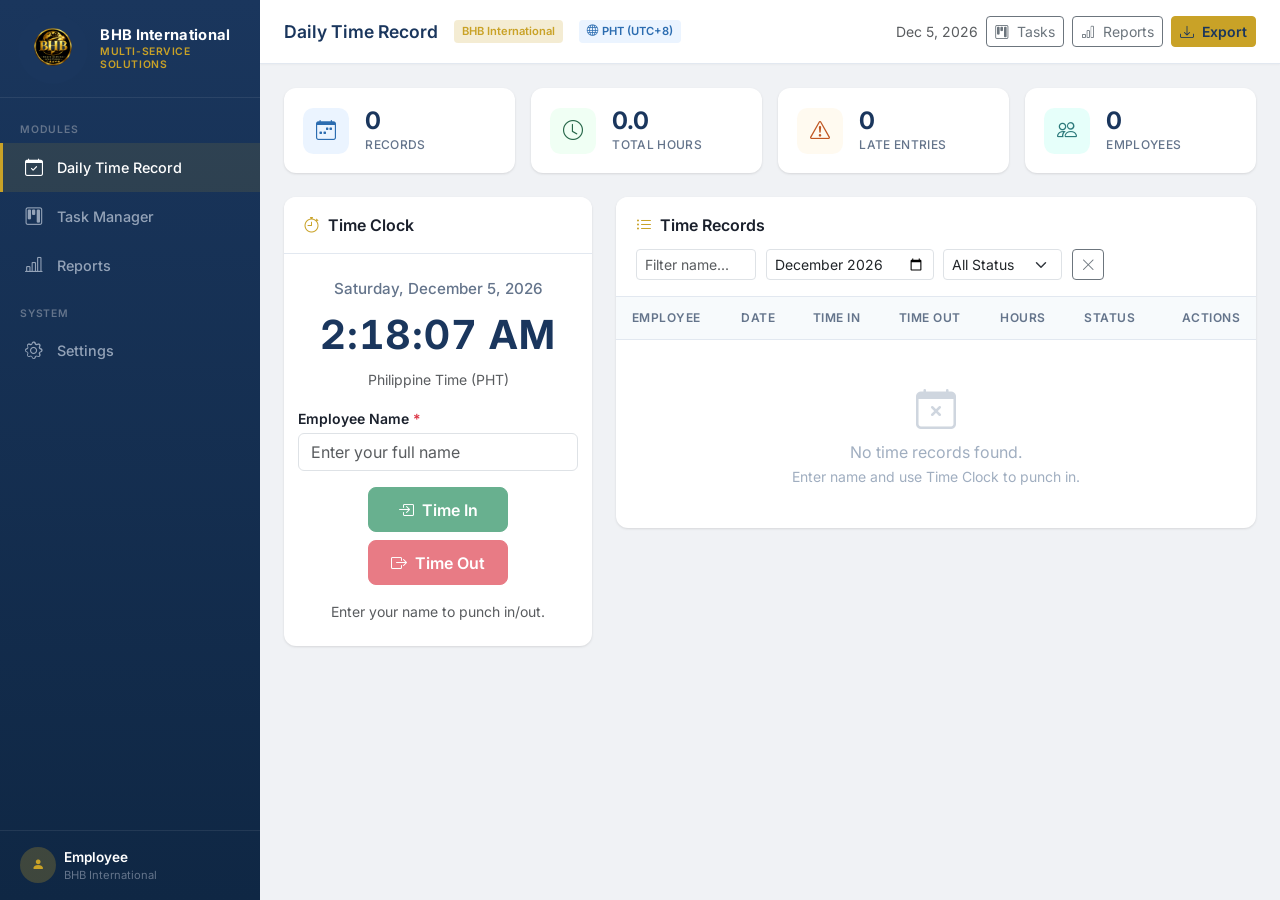
<file: Index.html>
<!DOCTYPE html>
<html lang="en">
<head>
  <meta charset="UTF-8">
  <meta name="viewport" content="width=device-width, initial-scale=1.0">
  <title>Daily Time Record | BHB International</title>
  <link href="https://cdn.jsdelivr.net/npm/bootstrap@5.3.3/dist/css/bootstrap.min.css" rel="stylesheet">
  <link href="https://cdn.jsdelivr.net/npm/bootstrap-icons@1.11.3/font/bootstrap-icons.min.css" rel="stylesheet">
  <link href="https://fonts.googleapis.com/css2?family=Inter:wght@400;500;600;700&display=swap" rel="stylesheet">
  <link href="style.css" rel="stylesheet">
</head>
<body>
  <div class="sidebar-overlay" id="sidebarOverlay"></div>

  <aside class="sidebar" id="sidebar">
    <div class="sidebar-brand">
      <img src="bhb-logo.png" alt="BHB Logo" class="logo-img">
      <div class="brand-text">
        <div class="brand-name">BHB International</div>
        <div class="brand-sub">Multi-Service Solutions</div>
      </div>
    </div>
    <nav class="sidebar-nav">
      <div class="nav-section">Modules</div>
      <a href="Index.html" class="nav-link-custom active"><i class="bi bi-calendar-check"></i> Daily Time Record</a>
      <a href="task.html" class="nav-link-custom"><i class="bi bi-kanban"></i> Task Manager</a>
      <a href="reports.html" class="nav-link-custom"><i class="bi bi-bar-chart-line"></i> Reports</a>
      <div class="nav-section mt-2">System</div>
      <a href="#" class="nav-link-custom" id="navSettings"><i class="bi bi-gear"></i> Settings</a>
    </nav>
    <div class="sidebar-footer">
      <div class="d-flex align-items-center gap-2">
        <div class="rounded-circle d-flex align-items-center justify-content-center" style="width:36px;height:36px;background:rgba(201,162,39,.25);">
          <i class="bi bi-person-fill" style="color:var(--bhb-accent);"></i>
        </div>
        <div>
          <div class="text-white fw-semibold" style="font-size:.85rem;" id="sidebarUserName">Employee</div>
          <div style="font-size:.7rem;">BHB International</div>
        </div>
      </div>
    </div>
  </aside>

  <div class="main-wrapper">
    <header class="topbar">
      <div class="d-flex align-items-center gap-3">
        <button class="btn btn-light btn-sm sidebar-toggle" id="sidebarToggle" type="button"><i class="bi bi-list fs-5"></i></button>
        <h1 class="topbar-title">Daily Time Record</h1>
        <span class="company-badge d-none d-md-inline">BHB International</span>
        <span class="tz-badge d-none d-md-inline"><i class="bi bi-globe me-1"></i>PHT (UTC+8)</span>
      </div>
      <div class="d-flex align-items-center gap-2">
        <span class="text-muted small d-none d-md-inline" id="topbarDate"></span>
        <a href="task.html" class="btn btn-sm btn-outline-secondary"><i class="bi bi-kanban me-1"></i> Tasks</a>
        <a href="reports.html" class="btn btn-sm btn-outline-secondary d-none d-sm-inline"><i class="bi bi-bar-chart me-1"></i> Reports</a>
        <button class="btn btn-sm btn-accent" id="btnExport"><i class="bi bi-download me-1"></i> Export</button>
      </div>
    </header>

    <main class="content">
      <div class="row g-3 mb-4">
        <div class="col-6 col-lg-3">
          <div class="stat-card">
            <div class="d-flex align-items-center gap-3">
              <div class="stat-icon" style="background:#ebf4ff;color:#2b6cb0;"><i class="bi bi-calendar-week"></i></div>
              <div><div class="stat-value" id="statDays">0</div><div class="stat-label">Records</div></div>
            </div>
          </div>
        </div>
        <div class="col-6 col-lg-3">
          <div class="stat-card">
            <div class="d-flex align-items-center gap-3">
              <div class="stat-icon" style="background:#f0fff4;color:#276749;"><i class="bi bi-clock"></i></div>
              <div><div class="stat-value" id="statHours">0.0</div><div class="stat-label">Total Hours</div></div>
            </div>
          </div>
        </div>
        <div class="col-6 col-lg-3">
          <div class="stat-card">
            <div class="d-flex align-items-center gap-3">
              <div class="stat-icon" style="background:#fffaf0;color:#c05621;"><i class="bi bi-exclamation-triangle"></i></div>
              <div><div class="stat-value" id="statLate">0</div><div class="stat-label">Late Entries</div></div>
            </div>
          </div>
        </div>
        <div class="col-6 col-lg-3">
          <div class="stat-card">
            <div class="d-flex align-items-center gap-3">
              <div class="stat-icon" style="background:#e6fffa;color:#2c7a7b;"><i class="bi bi-people"></i></div>
              <div><div class="stat-value" id="statEmployees">0</div><div class="stat-label">Employees</div></div>
            </div>
          </div>
        </div>
      </div>

      <div class="row g-4">
        <div class="col-lg-4">
          <div class="card-panel h-100">
            <div class="card-header">
              <span><i class="bi bi-stopwatch me-2" style="color:var(--bhb-accent);"></i>Time Clock</span>
            </div>
            <div class="card-body text-center py-4">
              <div class="date-display mb-1" id="liveDate">—</div>
              <div class="clock-display mb-1" id="liveClock">00:00:00</div>
              <div class="small text-muted mb-3">Philippine Time (PHT)</div>

              <div class="employee-input-wrap text-start">
                <label class="form-label fw-semibold small mb-1">Employee Name <span class="text-danger">*</span></label>
                <input type="text" class="form-control" id="employeeName" list="employeeList"
                       placeholder="Enter your full name" autocomplete="name">
                <datalist id="employeeList"></datalist>
              </div>

              <div class="d-flex flex-column gap-2 align-items-center mt-2">
                <button class="btn btn-success btn-punch" id="btnTimeIn" disabled>
                  <i class="bi bi-box-arrow-in-right me-1"></i> Time In
                </button>
                <button class="btn btn-danger btn-punch" id="btnTimeOut" disabled>
                  <i class="bi bi-box-arrow-right me-1"></i> Time Out
                </button>
              </div>
              <div class="mt-3 small text-muted" id="todaySummary">Enter your name to punch in/out.</div>
            </div>
          </div>
        </div>

        <div class="col-lg-8">
          <div class="card-panel">
            <div class="card-header">
              <span><i class="bi bi-list-ul me-2" style="color:var(--bhb-accent);"></i>Time Records</span>
              <div class="filter-bar">
                <input type="text" class="form-control form-control-sm" id="filterEmployee" placeholder="Filter name..." style="width:120px;">
                <input type="month" class="form-control form-control-sm" id="filterMonth" style="width:auto;">
                <select class="form-select form-select-sm" id="filterStatus" style="width:auto;">
                  <option value="">All Status</option>
                  <option value="Present">Present</option>
                  <option value="Late">Late</option>
                  <option value="Incomplete">Incomplete</option>
                </select>
                <button class="btn btn-sm btn-outline-secondary" id="btnClearFilter" title="Clear"><i class="bi bi-x-lg"></i></button>
              </div>
            </div>
            <div class="table-responsive">
              <table class="table table-dtr table-hover mb-0">
                <thead>
                  <tr>
                    <th>Employee</th>
                    <th>Date</th>
                    <th>Time In</th>
                    <th>Time Out</th>
                    <th>Hours</th>
                    <th>Status</th>
                    <th class="text-end">Actions</th>
                  </tr>
                </thead>
                <tbody id="dtrTableBody"></tbody>
              </table>
            </div>
            <div class="empty-state d-none" id="emptyState">
              <i class="bi bi-calendar-x"></i>
              <p class="mb-0">No time records found.</p>
              <small>Enter name and use Time Clock to punch in.</small>
            </div>
          </div>
        </div>
      </div>
    </main>
  </div>

  <div class="modal fade" id="editModal" tabindex="-1" aria-hidden="true">
    <div class="modal-dialog modal-dialog-centered">
      <div class="modal-content">
        <div class="modal-header">
          <h5 class="modal-title"><i class="bi bi-pencil-square me-2"></i>Edit Time Record</h5>
          <button type="button" class="btn-close" data-bs-dismiss="modal"></button>
        </div>
        <div class="modal-body">
          <input type="hidden" id="editId">
          <div class="mb-3">
            <label class="form-label fw-semibold">Employee Name</label>
            <input type="text" class="form-control" id="editEmployee">
          </div>
          <div class="mb-3">
            <label class="form-label fw-semibold">Date</label>
            <input type="date" class="form-control" id="editDate" readonly>
          </div>
          <div class="row g-3">
            <div class="col-6">
              <label class="form-label fw-semibold">Time In</label>
              <input type="time" class="form-control" id="editTimeIn">
            </div>
            <div class="col-6">
              <label class="form-label fw-semibold">Time Out</label>
              <input type="time" class="form-control" id="editTimeOut">
            </div>
          </div>
          <div class="mt-3">
            <label class="form-label fw-semibold">Notes</label>
            <textarea class="form-control" id="editNotes" rows="2" placeholder="Optional notes..."></textarea>
          </div>
        </div>
        <div class="modal-footer">
          <button type="button" class="btn btn-light" data-bs-dismiss="modal">Cancel</button>
          <button type="button" class="btn btn-bhb" id="btnSaveEdit">Save Changes</button>
        </div>
      </div>
    </div>
  </div>

  <div class="toast-container position-fixed bottom-0 end-0 p-3">
    <div id="appToast" class="toast align-items-center text-bg-dark border-0" role="alert">
      <div class="d-flex">
        <div class="toast-body" id="toastMessage"></div>
        <button type="button" class="btn-close btn-close-white me-2 m-auto" data-bs-dismiss="toast"></button>
      </div>
    </div>
  </div>

  <script src="https://cdn.jsdelivr.net/npm/bootstrap@5.3.3/dist/js/bootstrap.bundle.min.js"></script>
  <script src="https://code.jquery.com/jquery-3.7.1.min.js"></script>
  <script src="common.js"></script>
  <script src="dtr.js"></script>
</body>
</html>
</file>
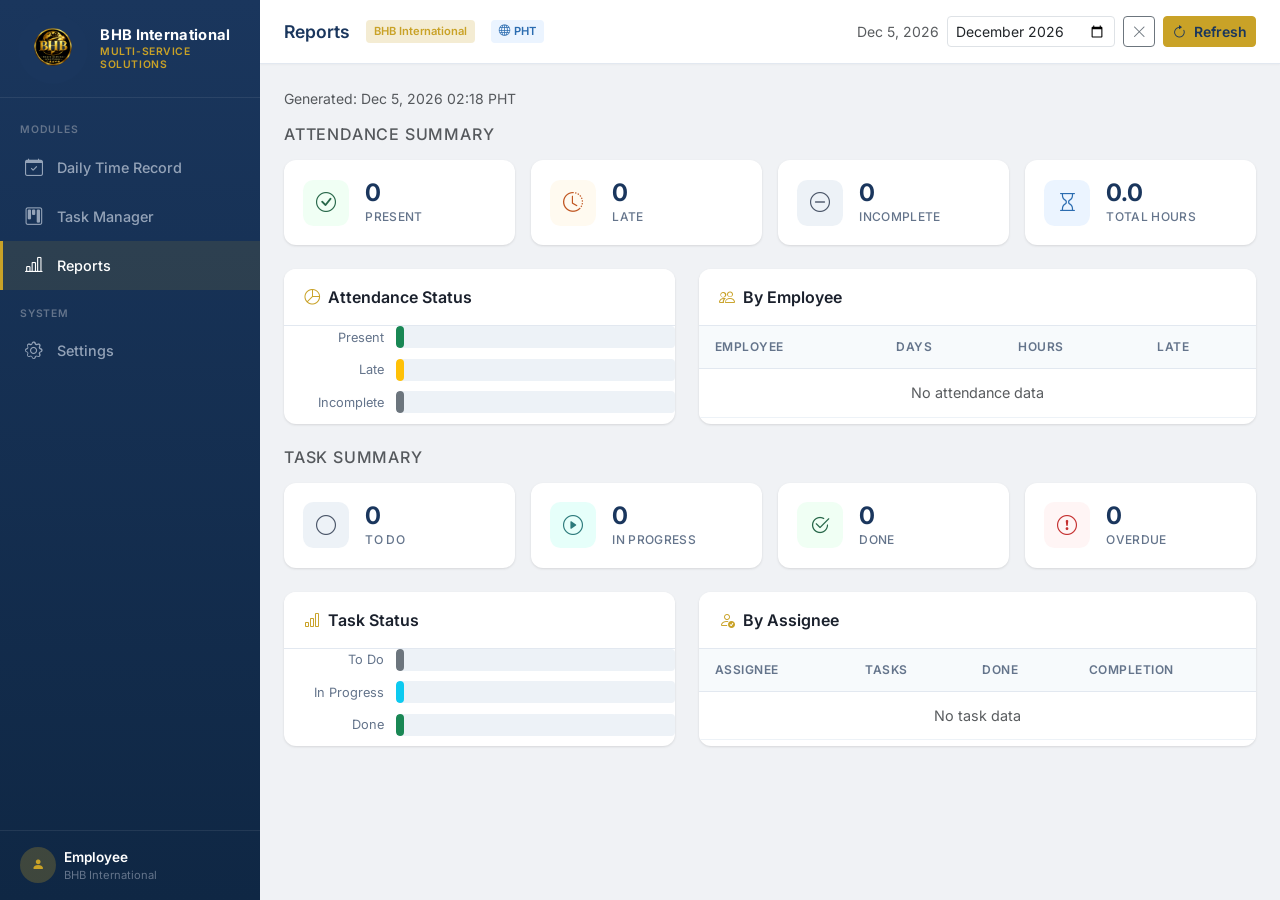
<file: reports.html>
<!DOCTYPE html>
<html lang="en">
<head>
  <meta charset="UTF-8">
  <meta name="viewport" content="width=device-width, initial-scale=1.0">
  <title>Reports | BHB International</title>
  <link href="https://cdn.jsdelivr.net/npm/bootstrap@5.3.3/dist/css/bootstrap.min.css" rel="stylesheet">
  <link href="https://cdn.jsdelivr.net/npm/bootstrap-icons@1.11.3/font/bootstrap-icons.min.css" rel="stylesheet">
  <link href="https://fonts.googleapis.com/css2?family=Inter:wght@400;500;600;700&display=swap" rel="stylesheet">
  <link href="style.css" rel="stylesheet">
</head>
<body>
  <div class="sidebar-overlay" id="sidebarOverlay"></div>

  <aside class="sidebar" id="sidebar">
    <div class="sidebar-brand">
      <img src="bhb-logo.png" alt="BHB Logo" class="logo-img">
      <div class="brand-text">
        <div class="brand-name">BHB International</div>
        <div class="brand-sub">Multi-Service Solutions</div>
      </div>
    </div>
    <nav class="sidebar-nav">
      <div class="nav-section">Modules</div>
      <a href="index.html" class="nav-link-custom"><i class="bi bi-calendar-check"></i> Daily Time Record</a>
      <a href="task.html" class="nav-link-custom"><i class="bi bi-kanban"></i> Task Manager</a>
      <a href="reports.html" class="nav-link-custom active"><i class="bi bi-bar-chart-line"></i> Reports</a>
      <div class="nav-section mt-2">System</div>
      <a href="#" class="nav-link-custom" id="navSettings"><i class="bi bi-gear"></i> Settings</a>
    </nav>
    <div class="sidebar-footer">
      <div class="d-flex align-items-center gap-2">
        <div class="rounded-circle d-flex align-items-center justify-content-center" style="width:36px;height:36px;background:rgba(201,162,39,.25);">
          <i class="bi bi-person-fill" style="color:var(--bhb-accent);"></i>
        </div>
        <div>
          <div class="text-white fw-semibold" style="font-size:.85rem;" id="sidebarUserName">Employee</div>
          <div style="font-size:.7rem;">BHB International</div>
        </div>
      </div>
    </div>
  </aside>

  <div class="main-wrapper">
    <header class="topbar">
      <div class="d-flex align-items-center gap-3">
        <button class="btn btn-light btn-sm sidebar-toggle" id="sidebarToggle" type="button"><i class="bi bi-list fs-5"></i></button>
        <h1 class="topbar-title">Reports</h1>
        <span class="company-badge d-none d-md-inline">BHB International</span>
        <span class="tz-badge d-none d-md-inline"><i class="bi bi-globe me-1"></i>PHT</span>
      </div>
      <div class="d-flex align-items-center gap-2">
        <span class="text-muted small d-none d-md-inline" id="topbarDate"></span>
        <input type="month" class="form-control form-control-sm" id="rptMonth" style="width:auto;">
        <button class="btn btn-sm btn-outline-secondary" id="btnClearRptMonth" title="All months"><i class="bi bi-x-lg"></i></button>
        <button class="btn btn-sm btn-accent" id="btnRefreshReport"><i class="bi bi-arrow-clockwise me-1"></i> Refresh</button>
      </div>
    </header>

    <main class="content">
      <p class="small text-muted mb-3" id="rptGenerated">—</p>

      <!-- Attendance summary -->
      <h2 class="h6 text-uppercase text-muted mb-3" style="letter-spacing:.05em;">Attendance Summary</h2>
      <div class="row g-3 mb-4">
        <div class="col-6 col-md-3">
          <div class="stat-card">
            <div class="d-flex align-items-center gap-3">
              <div class="stat-icon" style="background:#f0fff4;color:#276749;"><i class="bi bi-check-circle"></i></div>
              <div><div class="stat-value" id="rptPresent">0</div><div class="stat-label">Present</div></div>
            </div>
          </div>
        </div>
        <div class="col-6 col-md-3">
          <div class="stat-card">
            <div class="d-flex align-items-center gap-3">
              <div class="stat-icon" style="background:#fffaf0;color:#c05621;"><i class="bi bi-clock-history"></i></div>
              <div><div class="stat-value" id="rptLate">0</div><div class="stat-label">Late</div></div>
            </div>
          </div>
        </div>
        <div class="col-6 col-md-3">
          <div class="stat-card">
            <div class="d-flex align-items-center gap-3">
              <div class="stat-icon" style="background:#edf2f7;color:#4a5568;"><i class="bi bi-dash-circle"></i></div>
              <div><div class="stat-value" id="rptIncomplete">0</div><div class="stat-label">Incomplete</div></div>
            </div>
          </div>
        </div>
        <div class="col-6 col-md-3">
          <div class="stat-card">
            <div class="d-flex align-items-center gap-3">
              <div class="stat-icon" style="background:#ebf4ff;color:#2b6cb0;"><i class="bi bi-hourglass"></i></div>
              <div><div class="stat-value" id="rptTotalHours">0.0</div><div class="stat-label">Total Hours</div></div>
            </div>
          </div>
        </div>
      </div>

      <div class="row g-4 mb-4">
        <div class="col-lg-5">
          <div class="card-panel h-100">
            <div class="card-header"><span><i class="bi bi-pie-chart me-2" style="color:var(--bhb-accent);"></i>Attendance Status</span></div>
            <div class="card-body">
              <div class="chart-bar-row">
                <div class="chart-bar-label">Present</div>
                <div class="chart-bar-track"><div class="chart-bar-value bg-success" id="barPresent" style="width:0%"></div></div>
              </div>
              <div class="chart-bar-row">
                <div class="chart-bar-label">Late</div>
                <div class="chart-bar-track"><div class="chart-bar-value bg-warning text-dark" id="barLate" style="width:0%"></div></div>
              </div>
              <div class="chart-bar-row">
                <div class="chart-bar-label">Incomplete</div>
                <div class="chart-bar-track"><div class="chart-bar-value bg-secondary" id="barIncomplete" style="width:0%"></div></div>
              </div>
            </div>
          </div>
        </div>
        <div class="col-lg-7">
          <div class="card-panel h-100">
            <div class="card-header"><span><i class="bi bi-people me-2" style="color:var(--bhb-accent);"></i>By Employee</span></div>
            <div class="table-responsive">
              <table class="table table-dtr table-hover mb-0">
                <thead>
                  <tr>
                    <th>Employee</th>
                    <th>Days</th>
                    <th>Hours</th>
                    <th>Late</th>
                  </tr>
                </thead>
                <tbody id="rptEmpBody"></tbody>
              </table>
            </div>
          </div>
        </div>
      </div>

      <!-- Task summary -->
      <h2 class="h6 text-uppercase text-muted mb-3" style="letter-spacing:.05em;">Task Summary</h2>
      <div class="row g-3 mb-4">
        <div class="col-6 col-md-3">
          <div class="stat-card">
            <div class="d-flex align-items-center gap-3">
              <div class="stat-icon" style="background:#edf2f7;color:#4a5568;"><i class="bi bi-circle"></i></div>
              <div><div class="stat-value" id="rptTodo">0</div><div class="stat-label">To Do</div></div>
            </div>
          </div>
        </div>
        <div class="col-6 col-md-3">
          <div class="stat-card">
            <div class="d-flex align-items-center gap-3">
              <div class="stat-icon" style="background:#e6fffa;color:#2c7a7b;"><i class="bi bi-play-circle"></i></div>
              <div><div class="stat-value" id="rptProgress">0</div><div class="stat-label">In Progress</div></div>
            </div>
          </div>
        </div>
        <div class="col-6 col-md-3">
          <div class="stat-card">
            <div class="d-flex align-items-center gap-3">
              <div class="stat-icon" style="background:#f0fff4;color:#276749;"><i class="bi bi-check2-circle"></i></div>
              <div><div class="stat-value" id="rptDone">0</div><div class="stat-label">Done</div></div>
            </div>
          </div>
        </div>
        <div class="col-6 col-md-3">
          <div class="stat-card">
            <div class="d-flex align-items-center gap-3">
              <div class="stat-icon" style="background:#fff5f5;color:#c53030;"><i class="bi bi-exclamation-circle"></i></div>
              <div><div class="stat-value" id="rptOverdue">0</div><div class="stat-label">Overdue</div></div>
            </div>
          </div>
        </div>
      </div>

      <div class="row g-4">
        <div class="col-lg-5">
          <div class="card-panel h-100">
            <div class="card-header"><span><i class="bi bi-bar-chart me-2" style="color:var(--bhb-accent);"></i>Task Status</span></div>
            <div class="card-body">
              <div class="chart-bar-row">
                <div class="chart-bar-label">To Do</div>
                <div class="chart-bar-track"><div class="chart-bar-value bg-secondary" id="barTodo" style="width:0%"></div></div>
              </div>
              <div class="chart-bar-row">
                <div class="chart-bar-label">In Progress</div>
                <div class="chart-bar-track"><div class="chart-bar-value bg-info" id="barProgress" style="width:0%"></div></div>
              </div>
              <div class="chart-bar-row">
                <div class="chart-bar-label">Done</div>
                <div class="chart-bar-track"><div class="chart-bar-value bg-success" id="barDone" style="width:0%"></div></div>
              </div>
            </div>
          </div>
        </div>
        <div class="col-lg-7">
          <div class="card-panel h-100">
            <div class="card-header"><span><i class="bi bi-person-check me-2" style="color:var(--bhb-accent);"></i>By Assignee</span></div>
            <div class="table-responsive">
              <table class="table table-dtr table-hover mb-0">
                <thead>
                  <tr>
                    <th>Assignee</th>
                    <th>Tasks</th>
                    <th>Done</th>
                    <th>Completion</th>
                  </tr>
                </thead>
                <tbody id="rptAssigneeBody"></tbody>
              </table>
            </div>
          </div>
        </div>
      </div>
    </main>
  </div>

  <div class="toast-container position-fixed bottom-0 end-0 p-3">
    <div id="appToast" class="toast align-items-center text-bg-dark border-0" role="alert">
      <div class="d-flex">
        <div class="toast-body" id="toastMessage"></div>
        <button type="button" class="btn-close btn-close-white me-2 m-auto" data-bs-dismiss="toast"></button>
      </div>
    </div>
  </div>

  <script src="https://cdn.jsdelivr.net/npm/bootstrap@5.3.3/dist/js/bootstrap.bundle.min.js"></script>
  <script src="https://code.jquery.com/jquery-3.7.1.min.js"></script>
  <script src="common.js"></script>
  <script src="reports.js"></script>
</body>
</html>
</file>
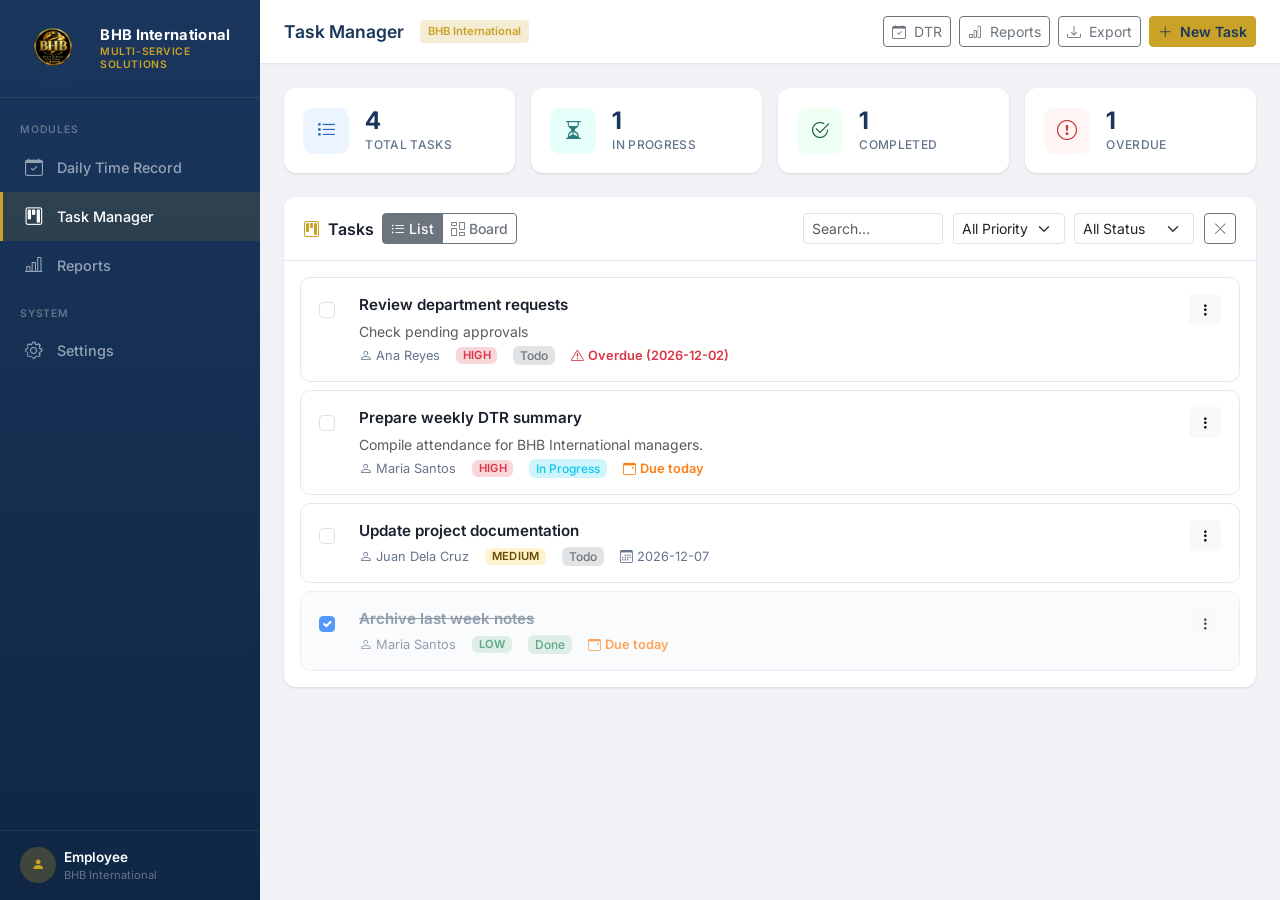
<file: task.html>
<!DOCTYPE html>
<html lang="en">
<head>
  <meta charset="UTF-8">
  <meta name="viewport" content="width=device-width, initial-scale=1.0">
  <title>Task Manager | BHB International</title>
  <link href="https://cdn.jsdelivr.net/npm/bootstrap@5.3.3/dist/css/bootstrap.min.css" rel="stylesheet">
  <link href="https://cdn.jsdelivr.net/npm/bootstrap-icons@1.11.3/font/bootstrap-icons.min.css" rel="stylesheet">
  <link href="https://fonts.googleapis.com/css2?family=Inter:wght@400;500;600;700&display=swap" rel="stylesheet">
  <link href="style.css" rel="stylesheet">
</head>
<body>
  <div class="sidebar-overlay" id="sidebarOverlay"></div>

  <aside class="sidebar" id="sidebar">
    <div class="sidebar-brand">
      <img src="bhb-logo.png" alt="BHB Logo" class="logo-img">
      <div class="brand-text">
        <div class="brand-name">BHB International</div>
        <div class="brand-sub">Multi-Service Solutions</div>
      </div>
    </div>
    <nav class="sidebar-nav">
      <div class="nav-section">Modules</div>
      <a href="index.html" class="nav-link-custom"><i class="bi bi-calendar-check"></i> Daily Time Record</a>
      <a href="task.html" class="nav-link-custom active"><i class="bi bi-kanban"></i> Task Manager</a>
      <a href="reports.html" class="nav-link-custom"><i class="bi bi-bar-chart-line"></i> Reports</a>
      <div class="nav-section mt-2">System</div>
      <a href="#" class="nav-link-custom" id="navSettings"><i class="bi bi-gear"></i> Settings</a>
    </nav>
    <div class="sidebar-footer">
      <div class="d-flex align-items-center gap-2">
        <div class="rounded-circle d-flex align-items-center justify-content-center" style="width:36px;height:36px;background:rgba(201,162,39,.25);">
          <i class="bi bi-person-fill" style="color:var(--bhb-accent);"></i>
        </div>
        <div>
          <div class="text-white fw-semibold" style="font-size:.85rem;" id="sidebarUserName">Employee</div>
          <div style="font-size:.7rem;">BHB International</div>
        </div>
      </div>
    </div>
  </aside>

  <div class="main-wrapper">
    <header class="topbar">
      <div class="d-flex align-items-center gap-3">
        <button class="btn btn-light btn-sm sidebar-toggle" id="sidebarToggle" type="button"><i class="bi bi-list fs-5"></i></button>
        <h1 class="topbar-title">Task Manager</h1>
        <span class="company-badge d-none d-md-inline">BHB International</span>
      </div>
      <div class="d-flex align-items-center gap-2">
        <a href="Index.html" class="btn btn-sm btn-outline-secondary"><i class="bi bi-calendar-check me-1"></i> DTR</a>
        <a href="reports.html" class="btn btn-sm btn-outline-secondary d-none d-sm-inline"><i class="bi bi-bar-chart me-1"></i> Reports</a>
        <button class="btn btn-sm btn-outline-secondary" id="btnExportTasks"><i class="bi bi-download me-1"></i> Export</button>
        <button class="btn btn-sm btn-accent" id="btnNewTask"><i class="bi bi-plus-lg me-1"></i> New Task</button>
      </div>
    </header>

    <main class="content">
      <div class="row g-3 mb-4">
        <div class="col-6 col-md-3">
          <div class="stat-card">
            <div class="d-flex align-items-center gap-3">
              <div class="stat-icon" style="background:#ebf4ff;color:#2b6cb0;"><i class="bi bi-list-task"></i></div>
              <div><div class="stat-value" id="statTotal">0</div><div class="stat-label">Total Tasks</div></div>
            </div>
          </div>
        </div>
        <div class="col-6 col-md-3">
          <div class="stat-card">
            <div class="d-flex align-items-center gap-3">
              <div class="stat-icon" style="background:#e6fffa;color:#2c7a7b;"><i class="bi bi-hourglass-split"></i></div>
              <div><div class="stat-value" id="statInProgress">0</div><div class="stat-label">In Progress</div></div>
            </div>
          </div>
        </div>
        <div class="col-6 col-md-3">
          <div class="stat-card">
            <div class="d-flex align-items-center gap-3">
              <div class="stat-icon" style="background:#f0fff4;color:#276749;"><i class="bi bi-check2-circle"></i></div>
              <div><div class="stat-value" id="statDone">0</div><div class="stat-label">Completed</div></div>
            </div>
          </div>
        </div>
        <div class="col-6 col-md-3">
          <div class="stat-card">
            <div class="d-flex align-items-center gap-3">
              <div class="stat-icon" style="background:#fff5f5;color:#c53030;"><i class="bi bi-exclamation-circle"></i></div>
              <div><div class="stat-value" id="statOverdue">0</div><div class="stat-label">Overdue</div></div>
            </div>
          </div>
        </div>
      </div>

      <div class="card-panel">
        <div class="card-header">
          <div class="d-flex align-items-center gap-2">
            <span><i class="bi bi-kanban me-2" style="color:var(--bhb-accent);"></i>Tasks</span>
            <div class="btn-group view-toggle btn-group-sm" role="group">
              <button type="button" class="btn btn-outline-secondary active" data-view="list"><i class="bi bi-list-ul"></i> List</button>
              <button type="button" class="btn btn-outline-secondary" data-view="kanban"><i class="bi bi-columns-gap"></i> Board</button>
            </div>
          </div>
          <div class="filter-bar">
            <input type="search" class="form-control form-control-sm" id="searchTask" placeholder="Search..." style="width:140px;">
            <select class="form-select form-select-sm" id="filterPriority" style="width:auto;">
              <option value="">All Priority</option>
              <option value="High">High</option>
              <option value="Medium">Medium</option>
              <option value="Low">Low</option>
            </select>
            <select class="form-select form-select-sm" id="filterStatus" style="width:auto;">
              <option value="">All Status</option>
              <option value="Todo">To Do</option>
              <option value="In Progress">In Progress</option>
              <option value="Done">Done</option>
            </select>
            <button class="btn btn-sm btn-outline-secondary" id="btnClearFilters" title="Clear"><i class="bi bi-x-lg"></i></button>
          </div>
        </div>

        <div id="listView" class="p-3">
          <div id="taskList" class="d-flex flex-column gap-2"></div>
          <div class="empty-state d-none" id="emptyList">
            <i class="bi bi-clipboard2-check"></i>
            <p class="mb-1">No tasks found</p>
            <small>Create a new task to get started.</small>
          </div>
        </div>

        <div id="kanbanView" class="p-3 d-none">
          <div class="row g-3">
            <div class="col-md-4">
              <div class="kanban-col">
                <div class="kanban-col-header">
                  <span><i class="bi bi-circle me-1 text-secondary"></i> To Do</span>
                  <span class="badge bg-secondary" id="countTodo">0</span>
                </div>
                <div class="kanban-col-body" id="colTodo" data-status="Todo"></div>
              </div>
            </div>
            <div class="col-md-4">
              <div class="kanban-col">
                <div class="kanban-col-header">
                  <span><i class="bi bi-play-circle me-1 text-info"></i> In Progress</span>
                  <span class="badge bg-info" id="countProgress">0</span>
                </div>
                <div class="kanban-col-body" id="colProgress" data-status="In Progress"></div>
              </div>
            </div>
            <div class="col-md-4">
              <div class="kanban-col">
                <div class="kanban-col-header">
                  <span><i class="bi bi-check-circle me-1 text-success"></i> Done</span>
                  <span class="badge bg-success" id="countDone">0</span>
                </div>
                <div class="kanban-col-body" id="colDone" data-status="Done"></div>
              </div>
            </div>
          </div>
        </div>
      </div>
    </main>
  </div>

  <div class="modal fade" id="taskModal" tabindex="-1" aria-hidden="true">
    <div class="modal-dialog modal-dialog-centered">
      <div class="modal-content">
        <div class="modal-header">
          <h5 class="modal-title" id="taskModalTitle"><i class="bi bi-plus-circle me-2"></i>New Task</h5>
          <button type="button" class="btn-close" data-bs-dismiss="modal"></button>
        </div>
        <div class="modal-body">
          <input type="hidden" id="taskId">
          <div class="mb-3">
            <label class="form-label fw-semibold">Title <span class="text-danger">*</span></label>
            <input type="text" class="form-control" id="taskTitle" placeholder="What needs to be done?" maxlength="120">
          </div>
          <div class="mb-3">
            <label class="form-label fw-semibold">Assignee Name <span class="text-danger">*</span></label>
            <input type="text" class="form-control" id="taskAssignee" list="assigneeList" placeholder="Employee full name">
            <datalist id="assigneeList"></datalist>
          </div>
          <div class="mb-3">
            <label class="form-label fw-semibold">Description</label>
            <textarea class="form-control" id="taskDesc" rows="2" placeholder="Optional details..."></textarea>
          </div>
          <div class="row g-3">
            <div class="col-6">
              <label class="form-label fw-semibold">Priority</label>
              <select class="form-select" id="taskPriority">
                <option value="Low">Low</option>
                <option value="Medium" selected>Medium</option>
                <option value="High">High</option>
              </select>
            </div>
            <div class="col-6">
              <label class="form-label fw-semibold">Status</label>
              <select class="form-select" id="taskStatus">
                <option value="Todo">To Do</option>
                <option value="In Progress">In Progress</option>
                <option value="Done">Done</option>
              </select>
            </div>
            <div class="col-6">
              <label class="form-label fw-semibold">Due Date</label>
              <input type="date" class="form-control" id="taskDue">
            </div>
            <div class="col-6">
              <label class="form-label fw-semibold">Hours Gathered</label>
              <input type="number" class="form-control" id="taskHours" min="0" step="0.25" placeholder="e.g. 2.5" value="">
              <div class="form-text">Total hours spent on this task</div>
            </div>
          </div>
        </div>
        <div class="modal-footer">
          <button type="button" class="btn btn-light" data-bs-dismiss="modal">Cancel</button>
          <button type="button" class="btn btn-bhb" id="btnSaveTask">Save Task</button>
        </div>
      </div>
    </div>
  </div>

  <div class="modal fade" id="deleteModal" tabindex="-1" aria-hidden="true">
    <div class="modal-dialog modal-sm modal-dialog-centered">
      <div class="modal-content">
        <div class="modal-body text-center py-4">
          <i class="bi bi-trash text-danger" style="font-size:2rem;"></i>
          <p class="mt-2 mb-0 fw-semibold">Delete this task?</p>
          <p class="small text-muted mb-0">This cannot be undone.</p>
          <input type="hidden" id="deleteId">
        </div>
        <div class="modal-footer justify-content-center border-0 pt-0">
          <button type="button" class="btn btn-light btn-sm" data-bs-dismiss="modal">Cancel</button>
          <button type="button" class="btn btn-danger btn-sm" id="btnConfirmDelete">Delete</button>
        </div>
      </div>
    </div>
  </div>

  <div class="toast-container position-fixed bottom-0 end-0 p-3">
    <div id="appToast" class="toast align-items-center text-bg-dark border-0" role="alert">
      <div class="d-flex">
        <div class="toast-body" id="toastMessage"></div>
        <button type="button" class="btn-close btn-close-white me-2 m-auto" data-bs-dismiss="toast"></button>
      </div>
    </div>
  </div>

  <script src="https://cdn.jsdelivr.net/npm/bootstrap@5.3.3/dist/js/bootstrap.bundle.min.js"></script>
  <script src="https://code.jquery.com/jquery-3.7.1.min.js"></script>
  <script src="common.js"></script>
  <script src="task.js"></script>
</body>
</html>
</file>
<file: style.css>
/* BHB International — Workforce System */
:root {
  --bhb-primary: #1a365d;
  --bhb-primary-light: #2c5282;
  --bhb-accent: #c9a227;
  --bhb-accent-hover: #b8921f;
  --sidebar-width: 260px;
  --header-height: 64px;
  --bg-body: #f0f2f5;
  --card-shadow: 0 1px 3px rgba(0,0,0,.08), 0 1px 2px rgba(0,0,0,.04);
  --transition: .25s ease;
}
* { box-sizing: border-box; }
body {
  font-family: "Inter", system-ui, -apple-system, sans-serif;
  background: var(--bg-body);
  min-height: 100vh;
  margin: 0;
  color: #1a202c;
  overflow-x: hidden;
}

/* Sidebar */
.sidebar {
  position: fixed; top: 0; left: 0;
  width: var(--sidebar-width); height: 100vh;
  background: linear-gradient(180deg, #1a365d 0%, #0f2744 100%);
  color: #e2e8f0; z-index: 1040;
  transition: transform var(--transition);
  display: flex; flex-direction: column;
}
.sidebar-brand {
  min-height: var(--header-height);
  display: flex; align-items: center; gap: .75rem;
  padding: .85rem 1.15rem;
  border-bottom: 1px solid rgba(255,255,255,.08);
}
.logo-img {
  width: 70px; height: 70px;
  object-fit: contain;
  border-radius: 50%;
  flex-shrink: 0;
  
  background: #1a365d;
}



.brand-text { line-height: 1.25; min-width: 0; }
.brand-name {
  font-weight: 700; font-size: .92rem; color: #fff;
  letter-spacing: .02em;
}
.brand-sub {
  font-size: .65rem; color: #c9a227;
  font-weight: 600; letter-spacing: .05em;
  text-transform: uppercase;
}
.sidebar-nav { flex: 1; padding: 1rem 0; overflow-y: auto; }
.nav-section {
  font-size: .65rem; text-transform: uppercase; letter-spacing: .08em;
  color: #64748b; padding: .5rem 1.25rem .35rem; font-weight: 600;
}
.nav-link-custom {
  display: flex; align-items: center; gap: .75rem;
  padding: .7rem 1.25rem; color: #94a3b8;
  text-decoration: none; font-weight: 500; font-size: .9rem;
  transition: all var(--transition); border-left: 3px solid transparent;
}
.nav-link-custom:hover, .nav-link-custom.active {
  background: rgba(201,162,39,.12); color: #fff;
  border-left-color: var(--bhb-accent);
}
.nav-link-custom i { font-size: 1.1rem; width: 22px; text-align: center; }
.sidebar-footer {
  padding: 1rem 1.25rem;
  border-top: 1px solid rgba(255,255,255,.08);
  font-size: .8rem; color: #64748b;
}

/* Main */
.main-wrapper {
  margin-left: var(--sidebar-width);
  min-height: 100vh; display: flex; flex-direction: column;
  animation: fadeIn .35s ease;
}
@keyframes fadeIn {
  from { opacity: 0; transform: translateY(6px); }
  to { opacity: 1; transform: translateY(0); }
}
.topbar {
  height: var(--header-height); background: #fff;
  border-bottom: 1px solid #e2e8f0;
  display: flex; align-items: center; justify-content: space-between;
  padding: 0 1.5rem; position: sticky; top: 0; z-index: 1020;
  box-shadow: 0 1px 2px rgba(0,0,0,.03);
}
.topbar-title { font-weight: 600; font-size: 1.1rem; margin: 0; color: var(--bhb-primary); }
.content { padding: 1.5rem; flex: 1; }
.company-badge {
  font-size: .7rem; background: rgba(201,162,39,.2); color: var(--bhb-accent);
  padding: .2rem .5rem; border-radius: 4px; font-weight: 600;
}
.tz-badge {
  font-size: .7rem; background: #ebf4ff; color: #2b6cb0;
  padding: .2rem .5rem; border-radius: 4px; font-weight: 600;
}

/* Cards */
.stat-card {
  background: #fff; border-radius: .75rem; padding: 1.2rem;
  box-shadow: var(--card-shadow); border: none; height: 100%;
  transition: transform var(--transition), box-shadow var(--transition);
  animation: fadeIn .4s ease backwards;
}
.stat-card:hover { transform: translateY(-3px); box-shadow: 0 6px 16px rgba(0,0,0,.1); }
.stat-icon {
  width: 46px; height: 46px; border-radius: .65rem;
  display: flex; align-items: center; justify-content: center; font-size: 1.25rem;
}
.stat-value { font-size: 1.5rem; font-weight: 700; line-height: 1.2; color: var(--bhb-primary); }
.stat-label { font-size: .75rem; color: #64748b; font-weight: 500; text-transform: uppercase; letter-spacing: .03em; }
.card-panel {
  background: #fff; border-radius: .75rem;
  box-shadow: var(--card-shadow); border: none; overflow: hidden;
  animation: fadeIn .45s ease;
}
.card-panel .card-header {
  background: #fff; border-bottom: 1px solid #e2e8f0;
  padding: 1rem 1.25rem; font-weight: 600;
  display: flex; align-items: center; justify-content: space-between; flex-wrap: wrap; gap: .75rem;
}

/* Buttons */
.btn-bhb {
  background: var(--bhb-primary); border-color: var(--bhb-primary); color: #fff;
  transition: all var(--transition);
}
.btn-bhb:hover {
  background: var(--bhb-primary-light); border-color: var(--bhb-primary-light);
  color: #fff; transform: translateY(-1px);
}
.btn-accent {
  background: var(--bhb-accent); border-color: var(--bhb-accent);
  color: #1a365d; font-weight: 600; transition: all var(--transition);
}
.btn-accent:hover {
  background: var(--bhb-accent-hover); border-color: var(--bhb-accent-hover);
  color: #1a365d; transform: translateY(-1px);
}
.btn-punch {
  min-width: 140px; font-weight: 600; padding: .6rem 1.2rem;
  border-radius: .5rem; transition: all var(--transition);
}
.btn-punch:hover:not(:disabled) { transform: scale(1.03); }
.btn-punch:active:not(:disabled) { transform: scale(.98); }

/* DTR */
.clock-display {
  font-size: 2.5rem; font-weight: 700;
  font-variant-numeric: tabular-nums; color: var(--bhb-primary); letter-spacing: .02em;
}
.date-display { font-size: .95rem; color: #64748b; font-weight: 500; }
.employee-input-wrap { max-width: 280px; margin: 0 auto 1rem; }
.table-dtr { margin: 0; }
.table-dtr thead th {
  background: #f7fafc; font-size: .75rem; text-transform: uppercase;
  letter-spacing: .04em; color: #64748b; font-weight: 600;
  border-bottom: 1px solid #e2e8f0; padding: .75rem 1rem; white-space: nowrap;
}
.table-dtr tbody td {
  padding: .8rem 1rem; vertical-align: middle; font-size: .9rem; border-color: #edf2f7;
}
.table-dtr tbody tr { transition: background .15s; }
.table-dtr tbody tr:hover { background: #f7fafc; }
.badge-status { font-weight: 500; font-size: .75rem; padding: .35em .65em; border-radius: .375rem; }
.filter-bar { display: flex; flex-wrap: wrap; gap: .6rem; align-items: center; }

/* Tasks */
.task-item {
  border: 1px solid #e2e8f0; border-radius: .65rem;
  padding: 1rem 1.15rem; background: #fff;
  transition: box-shadow var(--transition), border-color var(--transition), transform var(--transition);
  animation: fadeIn .3s ease;
}
.task-item:hover {
  box-shadow: 0 .25rem .75rem rgba(0,0,0,.06);
  border-color: #cbd5e1; transform: translateX(2px);
}
.task-item.done { opacity: .7; background: #f8fafc; }
.task-item.done .task-title { text-decoration: line-through; color: #64748b; }
.task-title { font-weight: 600; font-size: .95rem; margin-bottom: .25rem; }
.task-meta {
  font-size: .8rem; color: #64748b;
  display: flex; flex-wrap: wrap; gap: .5rem 1rem; align-items: center;
}
.priority-dot { width: 8px; height: 8px; border-radius: 50%; display: inline-block; }
.priority-high { background: #dc3545; }
.priority-medium { background: #ffc107; }
.priority-low { background: #198754; }
.badge-priority {
  font-size: .7rem; font-weight: 600; text-transform: uppercase;
  letter-spacing: .03em; padding: .25em .55em;
}
.badge-status-task { font-size: .75rem; font-weight: 500; padding: .3em .6em; }
.kanban-col {
  background: #f1f5f9; border-radius: .75rem; min-height: 320px;
  display: flex; flex-direction: column;
}
.kanban-col-header {
  padding: .85rem 1rem; font-weight: 600; font-size: .875rem;
  display: flex; align-items: center; justify-content: space-between;
  border-bottom: 1px solid #e2e8f0;
}
.kanban-col-body {
  padding: .75rem; flex: 1; overflow-y: auto;
  display: flex; flex-direction: column; gap: .65rem; min-height: 200px;
  transition: background .2s;
}
.kanban-card {
  background: #fff; border-radius: .5rem; padding: .85rem;
  box-shadow: 0 1px 3px rgba(0,0,0,.06); border: 1px solid #e2e8f0;
  cursor: grab; transition: box-shadow var(--transition), transform var(--transition);
  animation: fadeIn .25s ease;
}
.kanban-card:active { cursor: grabbing; }
.kanban-card:hover { box-shadow: 0 4px 12px rgba(0,0,0,.1); transform: translateY(-2px); }
.kanban-card .title { font-weight: 600; font-size: .875rem; margin-bottom: .35rem; }
.kanban-card .meta { font-size: .75rem; color: #64748b; }
.view-toggle .btn { font-weight: 500; }
.due-soon { color: #dc3545; font-weight: 600; }
.due-today { color: #fd7e14; font-weight: 600; }

/* Reports */
.report-bar {
  height: 8px; border-radius: 4px; background: #e2e8f0; overflow: hidden;
}
.report-bar-fill {
  height: 100%; border-radius: 4px; transition: width .6s ease;
}
.chart-bar-row {
  display: flex; align-items: center; gap: .75rem; margin-bottom: .65rem;
}
.chart-bar-label { width: 100px; font-size: .8rem; color: #64748b; flex-shrink: 0; text-align: right; }
.chart-bar-track {
  flex: 1; height: 22px; background: #edf2f7; border-radius: 4px; overflow: hidden;
}
.chart-bar-value {
  height: 100%; border-radius: 4px; display: flex; align-items: center;
  padding-left: .5rem; font-size: .7rem; font-weight: 600; color: #fff;
  min-width: 2px; transition: width .5s ease;
}

/* Shared */
.empty-state { text-align: center; padding: 2.5rem 1rem; color: #a0aec0; }
.empty-state i { font-size: 2.5rem; margin-bottom: .75rem; opacity: .5; }
.toast-container { z-index: 1090; }
.sidebar-toggle { display: none; }
.sidebar-overlay {
  display: none; position: fixed; inset: 0;
  background: rgba(0,0,0,.45); z-index: 1035;
  opacity: 0; transition: opacity var(--transition);
}
.sidebar-overlay.show { display: block; opacity: 1; }

@media (max-width: 991.98px) {
  .sidebar { transform: translateX(-100%); }
  .sidebar.show { transform: translateX(0); }
  .main-wrapper { margin-left: 0; }
  .sidebar-toggle { display: inline-flex; }
}
</file>
